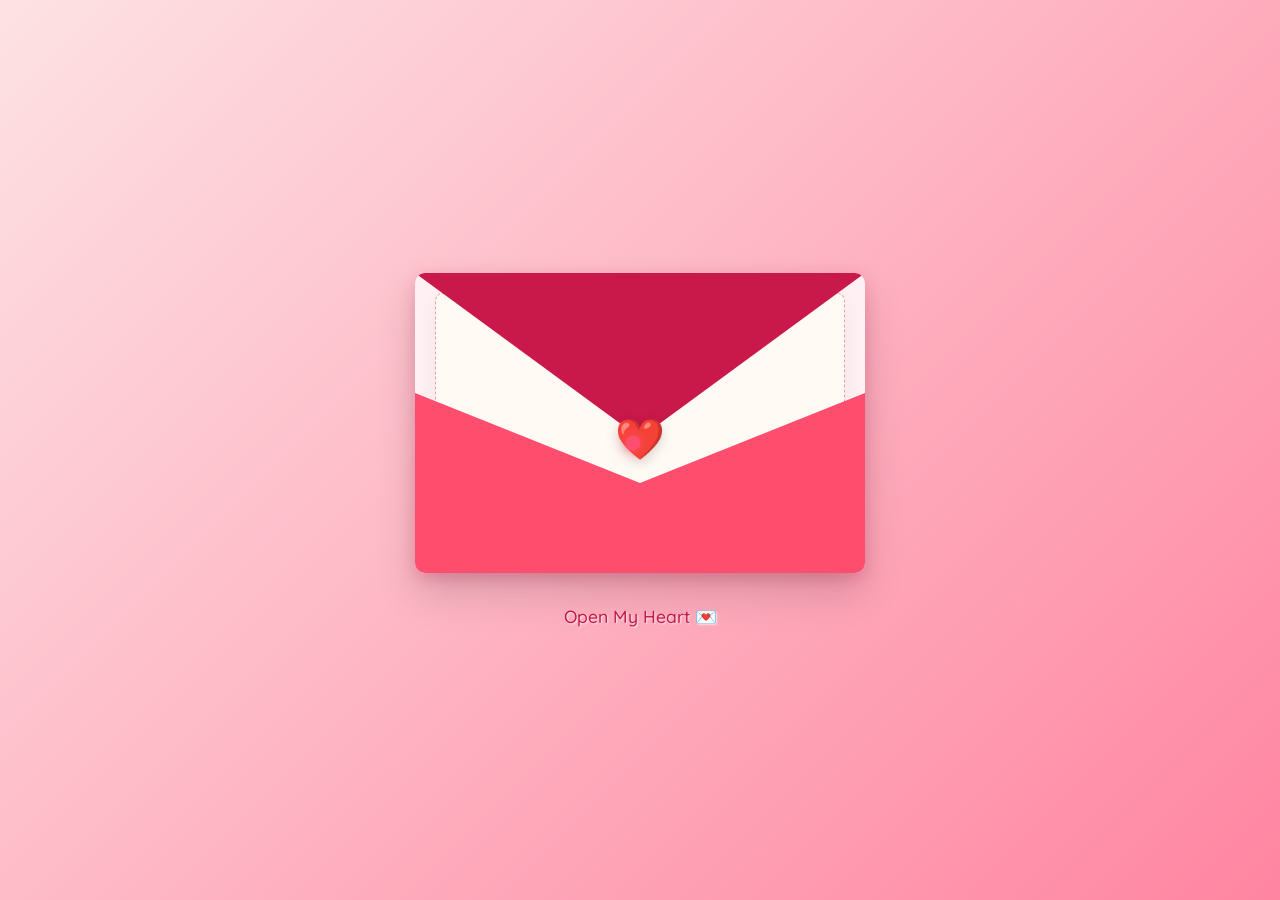
<file: index.html>
<!DOCTYPE html>
<html lang="en">
<head>
    <meta charset="UTF-8">
    <meta name="viewport" content="width=device-width, initial-scale=1.0">
    <title>For My Love 💖</title>
    <script src="https://cdnjs.cloudflare.com/ajax/libs/gsap/3.12.2/gsap.min.js"></script>
    <link rel="stylesheet" href="style.css">
    
</head>
<body>
    <div class="cursor"></div>
    <div class="cursor-trail-container"></div>

    <div class="envelope-wrapper">
        <div class="envelope">
            <div class="envelope-flap"></div>
            <div class="envelope-paper">
                <div class="letter-text">
                    <h1>To My One & Only 💗</h1>
                    <div class="greeting"></div>
                    <button class="cta-button">Click to Enter Our World 💕</button>
                </div>
            </div>
            <div class="envelope-pocket"></div>
            <div class="envelope-heart-seal">❤️</div>
        </div>
        <div class="envelope-hint">Open My Heart 💌</div>
    </div>

    <script src="script.js"></script>
</body>
</html>
</file>
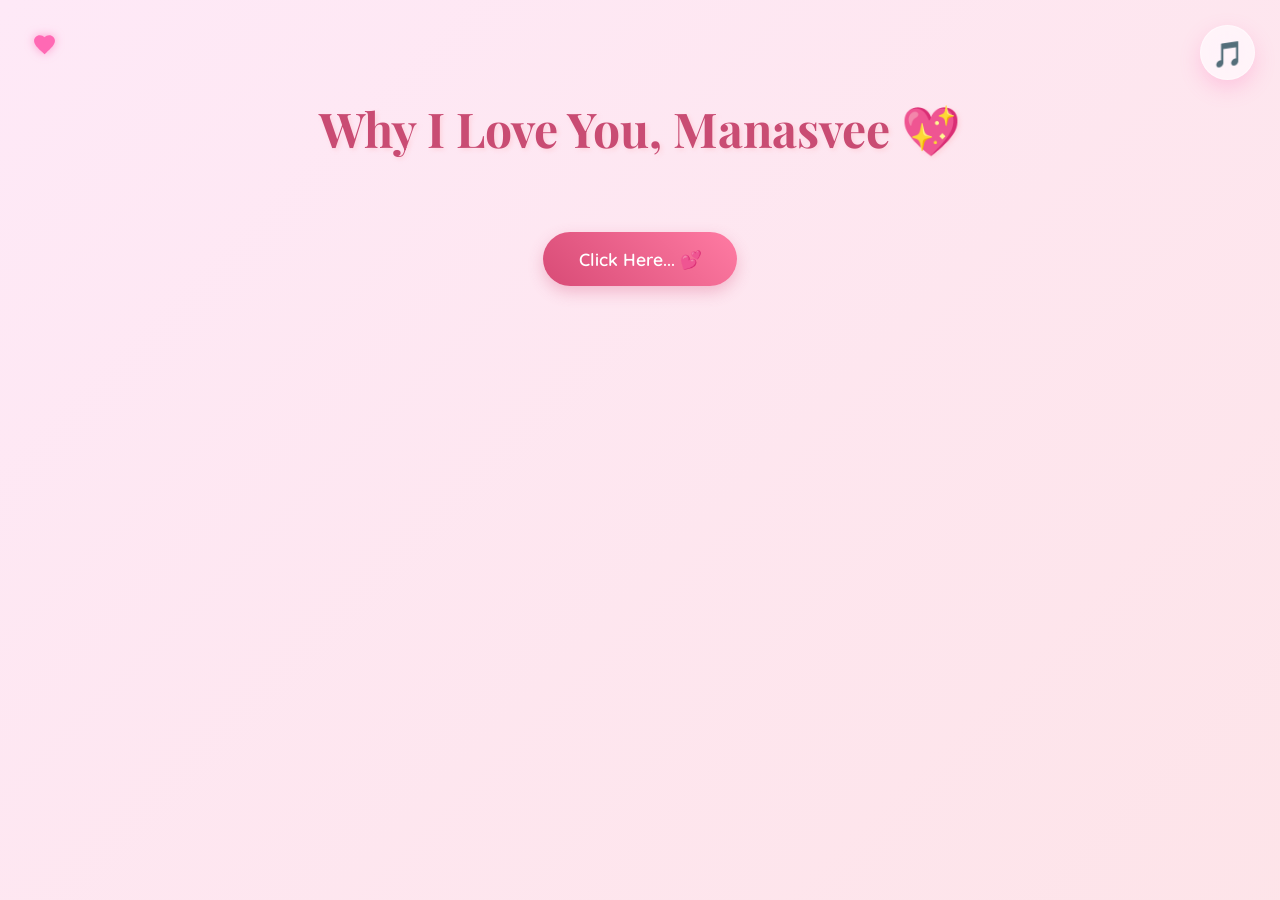
<file: cause.html>
<!DOCTYPE html>
<html lang="en">
<head>
    <meta charset="UTF-8">
    <meta name="viewport" content="width=device-width, initial-scale=1.0">
    <title>Why I Love You! 💖</title>
    <script src="https://cdnjs.cloudflare.com/ajax/libs/gsap/3.12.2/gsap.min.js"></script>
    <link rel="stylesheet" href="./cause.css">
    <style>
       
    </style>
</head>
<body>

    <audio id="bg-music" loop autoplay>
        <source src="a1.mp3" type="audio/mpeg">
    </audio>

    <div class="music-control" id="music-toggle" title="Toggle Music">
        <div class="music-disc">🎵</div>
    </div>

    <div class="custom-cursor">
        <svg viewBox="0 0 24 24">
            <path fill="#ff69b4" d="M12 21.35l-1.45-1.32C5.4 15.36 2 12.28 2 8.5 2 5.42 4.42 3 7.5 3c1.74 0 3.41.81 4.5 2.09C13.09 3.81 14.76 3 16.5 3 19.58 3 22 5.42 22 8.5c0 3.78-3.4 6.86-8.55 11.54L12 21.35z"/>
        </svg>
    </div>
    
    <div class="cursor-trail-container"></div>

    <div class="container">
        <h1>Why I Love You, Manasvee 💖</h1>
        
        <div id="reasons-container"></div>
        
        <button class="shuffle-button">Click Here... 💕</button>
        <div class="reason-counter"></div>

        <div class="ending-section">
            <div class="teddy-hug">
                <img src="./d11.jpeg" alt="Teddy Hug">
            </div>
            <div class="ending-text">I Love You to the Moon and Back! 💖</div>
        </div>
    </div>

    <script src="cause.js"></script>
</body>
</html>
</file>
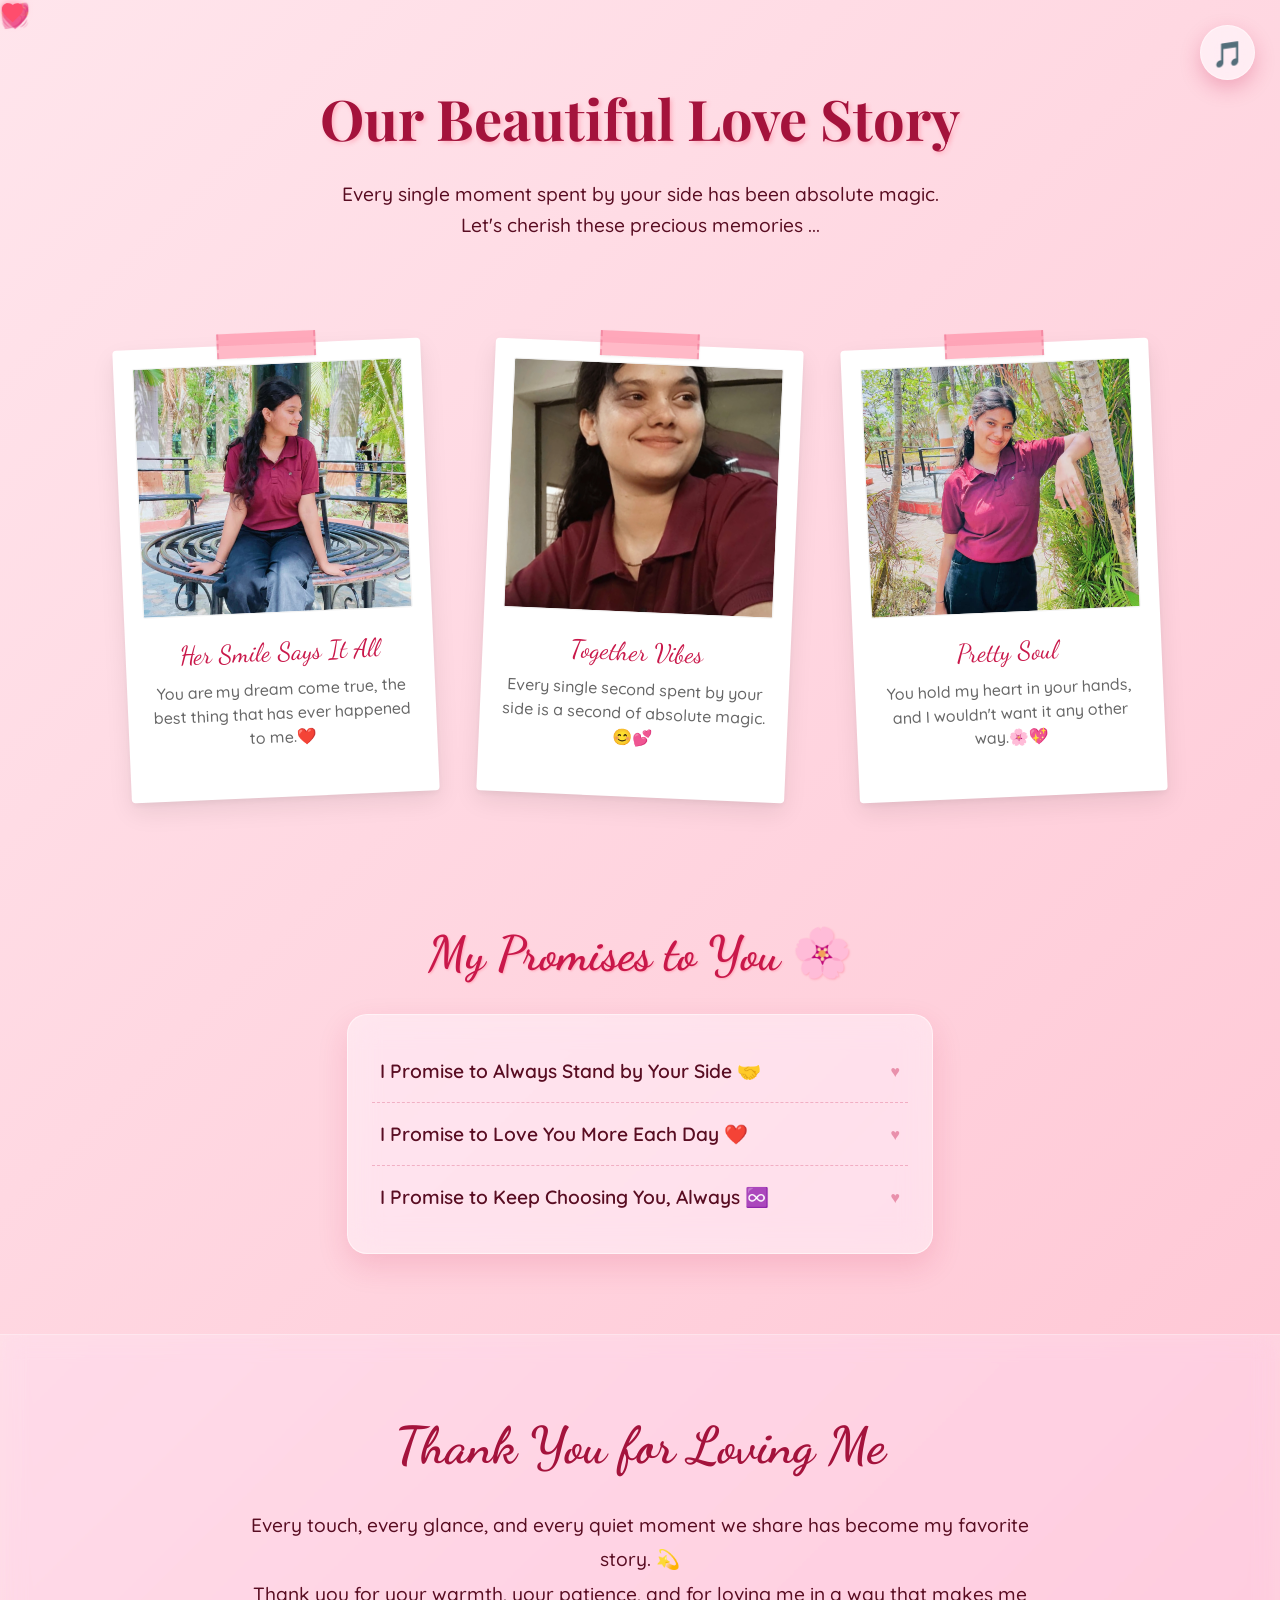
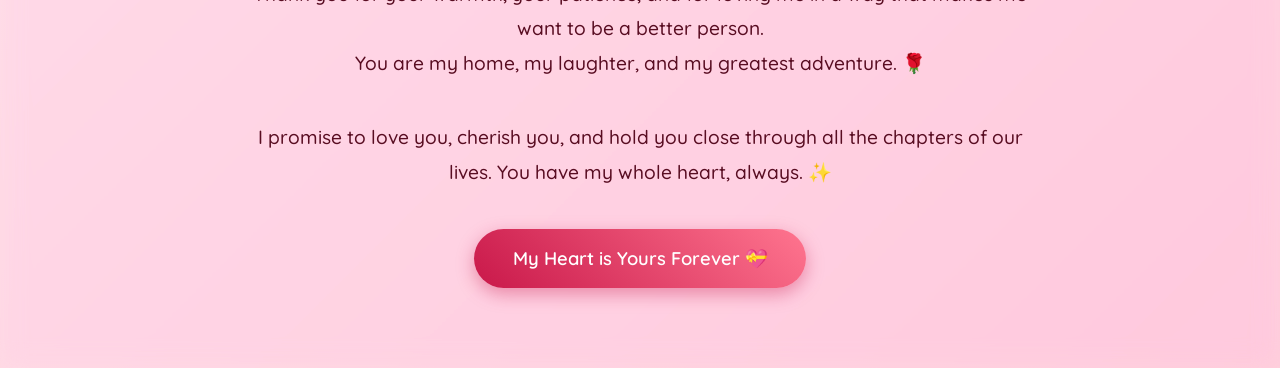
<file: last.html>
<!DOCTYPE html>
<html lang="en">

<head>
    <meta charset="UTF-8">
    <meta name="viewport" content="width=device-width, initial-scale=1.0">
    <title>Our Love Story ✨</title>
    <!-- GSAP CDN -->
    <script src="https://cdnjs.cloudflare.com/ajax/libs/gsap/3.12.2/gsap.min.js"></script>
    <style>
        @import url('https://fonts.googleapis.com/css2?family=Dancing+Script:wght@700&family=Playfair+Display:ital,wght@0,400..900;1,400..900&family=Quicksand:wght@400;500;600;700&display=swap');

        * {
            margin: 0;
            padding: 0;
            box-sizing: border-box;
            cursor: none;
        }

        body {
            min-height: 100vh;
            background: linear-gradient(135deg,
                    #ffe5ec 0%,
                    #ffc2d1 25%,
                    #ffb3c1 50%,
                    #ff85a1 75%,
                    #fde2e4 100%);
            background-size: 400% 400%;
            animation: gradientFlow 15s ease infinite;
            font-family: 'Quicksand', sans-serif;
            overflow-x: hidden;
            color: #4a4a4a;
            position: relative;
        }

        @keyframes gradientFlow {
            0% { background-position: 0% 50%; }
            50% { background-position: 100% 50%; }
            100% { background-position: 0% 50%; }
        }

        /* Hide standard HTML audio controller */
        audio {
            display: none;
        }

        /* Custom Cursor & Trail */
        .custom-cursor {
            width: 25px;
            height: 25px;
            position: fixed;
            pointer-events: none;
            z-index: 10000;
            transition: transform 0.1s ease;
        }

        .custom-cursor svg {
            width: 100%;
            height: 100%;
            filter: drop-shadow(0 0 5px rgba(255, 77, 109, 0.6));
        }

        .cursor-trail-container {
            position: fixed;
            top: 0;
            left: 0;
            width: 100%;
            height: 100%;
            pointer-events: none;
            z-index: 9999;
        }

        .heart-particle {
            position: absolute;
            font-size: 14px;
            pointer-events: none;
            animation: floatParticle 1.5s ease-out forwards;
        }

        @keyframes floatParticle {
            0% {
                transform: translate(0, 0) scale(1) rotate(0deg);
                opacity: 0.8;
            }
            100% {
                transform: translate(var(--dx), var(--dy)) scale(0.2) rotate(var(--rot));
                opacity: 0;
            }
        }

        /* Floating Music Control */
        .music-control {
            position: fixed;
            top: 25px;
            right: 25px;
            width: 55px;
            height: 55px;
            background: rgba(255, 255, 255, 0.6);
            backdrop-filter: blur(12px) saturate(180%);
            -webkit-backdrop-filter: blur(12px) saturate(180%);
            border: 1px solid rgba(255, 255, 255, 0.4);
            border-radius: 50%;
            display: flex;
            align-items: center;
            justify-content: center;
            cursor: pointer;
            z-index: 1000;
            box-shadow: 0 8px 20px rgba(201, 24, 74, 0.25);
            transition: transform 0.3s ease, box-shadow 0.3s;
        }

        .music-control:hover {
            transform: scale(1.1);
            box-shadow: 0 10px 25px rgba(201, 24, 74, 0.4);
        }

        .music-disc {
            font-size: 1.6rem;
            animation: spin 4s linear infinite;
            animation-play-state: running;
        }

        .music-control.paused .music-disc {
            animation-play-state: paused;
        }

        @keyframes spin {
            0% { transform: rotate(0deg); }
            100% { transform: rotate(360deg); }
        }

        /* Floating Hearts Layer */
        .floating-hearts {
            position: fixed;
            width: 100%;
            height: 100%;
            pointer-events: none;
            z-index: 2;
        }

        .heart {
            position: absolute;
            font-size: 1.5rem;
            color: rgba(201, 24, 74, 0.45);
            animation: floatHeart var(--float-duration, 6s) ease-in-out infinite;
            animation-delay: var(--delay, 0s);
        }

        @keyframes floatHeart {
            0% { transform: translate(0, 100vh) rotate(0deg); }
            100% { transform: translate(var(--translate-x, 0), -100vh) rotate(360deg); }
        }

        /* Welcome Section */
        .welcome {
            text-align: center;
            padding: 5rem 2rem 3rem;
            position: relative;
            z-index: 3;
        }

        .welcome h1 {
            font-family: 'Playfair Display', serif;
            font-size: 3.5rem;
            font-weight: 700;
            color: #a4133c;
            text-shadow: 2px 2px 4px rgba(255, 75, 110, 0.3);
            margin-bottom: 1.5rem;
            animation: titleFloat 4s ease-in-out infinite;
        }

        @keyframes titleFloat {
            0%, 100% { transform: translateY(0); }
            50% { transform: translateY(-8px); }
        }

        .welcome p {
            font-size: 1.2rem;
            font-weight: 500;
            max-width: 600px;
            color: #590d22;
            margin: 0.5rem auto;
            line-height: 1.6;
        }

        /* Retro Polaroid Memory Cards */
        .memory-container {
            max-width: 1100px;
            margin: 0 auto;
            padding: 3rem 2rem;
            display: grid;
            grid-template-columns: repeat(auto-fit, minmax(280px, 1fr));
            gap: 3.5rem;
            z-index: 3;
            position: relative;
        }

        .memory-card {
            background: #ffffff;
            border-radius: 4px;
            padding: 1.2rem 1.2rem 3rem 1.2rem; /* Thick bottom border for Polaroid style */
            box-shadow: 0 10px 25px rgba(0, 0, 0, 0.08), 0 3px 6px rgba(0, 0, 0, 0.05);
            transition: transform 0.4s cubic-bezier(0.175, 0.885, 0.32, 1.275), box-shadow 0.4s;
            position: relative;
        }

        /* Polaroid Washi Tape Effect */
        .memory-card::after {
            content: '';
            position: absolute;
            top: -12px;
            left: 50%;
            transform: translateX(-50%);
            width: 95px;
            height: 25px;
            background: rgba(255, 117, 143, 0.5);
            border-left: 2px dashed rgba(201, 24, 74, 0.2);
            border-right: 2px dashed rgba(201, 24, 74, 0.2);
            box-shadow: 0 1px 3px rgba(0,0,0,0.05);
            z-index: 5;
        }

        /* Alternating Polaroid Tilt */
        .memory-card:nth-child(odd) {
            transform: rotate(-2.5deg);
        }

        .memory-card:nth-child(even) {
            transform: rotate(2.5deg);
        }

        .memory-card:hover {
            transform: scale(1.05) rotate(0deg) translateY(-8px) !important;
            box-shadow: 0 20px 40px rgba(201, 24, 74, 0.25);
            z-index: 10;
        }

        .memory-img {
            width: 100%;
            height: 250px;
            object-fit: cover;
            border-radius: 2px;
            margin-bottom: 1.2rem;
            border: 1px solid rgba(0, 0, 0, 0.05);
        }

        .memory-date {
            font-family: 'Dancing Script', cursive;
            color: #c9184a;
            font-size: 1.6rem;
            margin-bottom: 0.6rem;
            text-align: center;
        }

        .memory-caption {
            font-family: 'Quicksand', sans-serif;
            font-size: 1rem;
            font-weight: 500;
            line-height: 1.5;
            color: #666;
            text-align: center;
        }

        /* Interactive Promises Accordion */
        .promises-section {
            max-width: 650px;
            margin: 5rem auto;
            padding: 0 2rem;
            text-align: center;
            position: relative;
            z-index: 3;
        }

        .promises-section h2 {
            font-family: 'Dancing Script', cursive;
            font-size: 3rem;
            color: #c9184a;
            margin-bottom: 2rem;
            text-shadow: 1px 1px 2px rgba(255, 75, 110, 0.3);
        }

        .promises-container {
            background: rgba(255, 255, 255, 0.45);
            backdrop-filter: blur(15px) saturate(180%);
            -webkit-backdrop-filter: blur(15px) saturate(180%);
            border: 1px solid rgba(255, 255, 255, 0.5);
            border-radius: 20px;
            padding: 1.5rem;
            box-shadow: 0 12px 30px rgba(201, 24, 74, 0.15);
            text-align: left;
        }

        .promise-item {
            border-bottom: 1px dashed rgba(201, 24, 74, 0.25);
            padding: 1.2rem 0.5rem;
        }

        .promise-item:last-child {
            border-bottom: none;
        }

        .promise-trigger {
            width: 100%;
            background: none;
            border: none;
            text-align: left;
            font-family: 'Quicksand', sans-serif;
            font-size: 1.2rem;
            font-weight: 600;
            color: #590d22;
            cursor: pointer;
            display: flex;
            justify-content: space-between;
            align-items: center;
            transition: color 0.3s;
        }

        .promise-trigger:hover {
            color: #c9184a;
        }

        .promise-trigger::after {
            content: '♥';
            font-size: 1rem;
            color: rgba(201, 24, 74, 0.4);
            transition: transform 0.3s, color 0.3s;
        }

        .promise-item.active .promise-trigger::after {
            transform: scale(1.3);
            color: #c9184a;
        }

        .promise-content {
            max-height: 0;
            overflow: hidden;
            transition: max-height 0.4s cubic-bezier(0, 1, 0, 1);
        }

        .promise-content p {
            font-family: 'Quicksand', sans-serif;
            font-size: 1.05rem;
            font-weight: 500;
            color: #61565a;
            padding: 0.8rem 0 0;
            line-height: 1.6;
        }

        .promise-item.active .promise-content {
            max-height: 200px;
        }

        /* Final Message Section */
        .final-message {
            text-align: center;
            padding: 5rem 2rem;
            background: rgba(255, 255, 255, 0.25);
            backdrop-filter: blur(12px) saturate(180%);
            -webkit-backdrop-filter: blur(12px) saturate(180%);
            border-top: 1px solid rgba(255, 255, 255, 0.3);
            margin-top: 5rem;
            position: relative;
            z-index: 3;
        }

        .final-message h2 {
            font-family: 'Dancing Script', cursive;
            font-size: 3.2rem;
            color: #a4133c;
            margin-bottom: 2rem;
            animation: heartbeat 2s infinite;
        }

        @keyframes heartbeat {
            0%, 100% { transform: scale(1); }
            50% { transform: scale(1.06); }
        }

        .final-message p {
            font-size: 1.2rem;
            font-weight: 500;
            max-width: 800px;
            margin: 0 auto 2.5rem;
            line-height: 1.8;
            color: #590d22;
        }

        .goodbye-btn {
            display: inline-block;
            padding: 1.1rem 2.4rem;
            font-size: 1.15rem;
            font-family: 'Quicksand', sans-serif;
            font-weight: 600;
            background: linear-gradient(45deg, #c9184a, #ff758f);
            color: white;
            border: none;
            border-radius: 50px;
            cursor: pointer;
            text-decoration: none;
            transition: all 0.3s ease;
            box-shadow: 0 6px 18px rgba(201, 24, 74, 0.4);
            animation: floatBtn 3s infinite ease-in-out;
        }

        .goodbye-btn:hover {
            transform: translateY(-5px) scale(1.05) !important;
            box-shadow: 0 10px 25px rgba(201, 24, 74, 0.6);
        }

        @keyframes floatBtn {
            0%, 100% { transform: translateY(0); }
            50% { transform: translateY(-8px); }
        }

        /* Responsive Design */
        @media (max-width: 768px) {
            .welcome h1 { font-size: 2.5rem; }
            .welcome p { font-size: 1.05rem; }
            .memory-container { grid-template-columns: 1fr; gap: 2.5rem; max-width: 90%; }
            .promises-section h2 { font-size: 2.4rem; }
            .final-message h2 { font-size: 2.5rem; }
            .final-message p { font-size: 1.05rem; }
            .goodbye-btn { padding: 0.9rem 2rem; font-size: 1rem; }
            .music-control { top: 15px; right: 15px; width: 45px; height: 45px; }
            .music-disc { font-size: 1.3rem; }
        }
    </style>
</head>

<body>
    <!-- Background music -->
    <audio id="bg-music" loop autoplay>
        <source src="a1.mp3" type="audio/mpeg">
    </audio>

    <!-- Floating music controller -->
    <div class="music-control" id="music-toggle" title="Toggle Music">
        <div class="music-disc">🎵</div>
    </div>

    <!-- Heart Cursor components -->
    <div class="custom-cursor">
        <svg viewBox="0 0 24 24">
            <path fill="#ff4d6d" d="M12 21.35l-1.45-1.32C5.4 15.36 2 12.28 2 8.5 2 5.42 4.42 3 7.5 3c1.74 0 3.41.81 4.5 2.09C13.09 3.81 14.76 3 16.5 3 19.58 3 22 5.42 22 8.5c0 3.78-3.4 6.86-8.55 11.54L12 21.35z"/>
        </svg>
    </div>
    <div class="cursor-trail-container"></div>

    <div class="floating-hearts">
        <!-- Floating emojis fallback / styling base -->
        <div class="heart" style="--float-duration: 6s; --delay: 0s; --translate-x: 20px;">💝</div>
        <div class="heart" style="--float-duration: 8s; --delay: 1s; --translate-x: -30px;">💖</div>
        <div class="heart" style="--float-duration: 7s; --delay: 2s; --translate-x: 40px;">💗</div>
        <div class="heart" style="--float-duration: 9s; --delay: 3s; --translate-x: -20px;">💓</div>
        <div class="heart" style="--float-duration: 5s; --delay: 4s; --translate-x: 30px;">💕</div>
    </div>

    <section class="welcome">
        <h1>Our Beautiful Love Story</h1>
        <p>Every single moment spent by your side has been absolute magic. Let's cherish these precious memories ...</p>
    </section>

    <div class="memory-container">
        <div class="memory-card">
            <img src="./d11.jpeg" alt="First Date" class="memory-img">
            <div class="memory-date">Her Smile Says It All</div>
            <div class="memory-caption">You are my dream come true, the best thing that has ever happened to me.❤️</div>
        </div>
        <div class="memory-card">
            <img src="./d12.jpeg" alt="Beach Day" class="memory-img">
            <div class="memory-date">Together Vibes</div>
            <div class="memory-caption">Every single second spent by your side is a second of absolute magic.😊💕</div>
        </div>
        <div class="memory-card">
            <img src="./d13.jpeg" alt="Movie Night" class="memory-img">
            <div class="memory-date">Pretty Soul</div>
            <div class="memory-caption">You hold my heart in your hands, and I wouldn't want it any other way.🌸💖</div>
        </div>
    </div>

    <!-- Promises Accordion Section -->
    <section class="promises-section">
        <h2>My Promises to You 🌸</h2>
        <div class="promises-container">
            <div class="promise-item">
                <button class="promise-trigger">I Promise to Always Stand by Your Side 🤝</button>
                <div class="promise-content">
                    <p>No matter where life takes us, I will walk with you hand-in-hand, supporting your dreams and holding you close in every storm. ✨</p>
                </div>
            </div>
            <div class="promise-item">
                <button class="promise-trigger">I Promise to Love You More Each Day ❤️</button>
                <div class="promise-content">
                    <p>I will cherish, respect, and adore you more with every rising sun, giving you all the warmth, patience, and love you deserve. 💖</p>
                </div>
            </div>
            <div class="promise-item">
                <button class="promise-trigger">I Promise to Keep Choosing You, Always ♾️</button>
                <div class="promise-content">
                    <p>In a world full of change, I will choose you today, tomorrow, and for all the days of my life. You are my forever. 💕</p>
                </div>
            </div>
        </div>
    </section>

    <section class="final-message">
        <h2>Thank You for Loving Me</h2>
        <p>Every touch, every glance, and every quiet moment we share has become my favorite story. 💫<br>
            Thank you for your warmth, your patience, and for loving me in a way that makes me want to be a better person.<br>
            You are my home, my laughter, and my greatest adventure. 🌹</p>
        <p>I promise to love you, cherish you, and hold you close through all the chapters of our lives. You have my whole heart, always. ✨</p>
        <a href="#" class="goodbye-btn">My Heart is Yours Forever 💝</a>
    </section>

    <script>
        // Custom Cursor & Trail Control
        const cursor = document.querySelector('.custom-cursor');
        const trailContainer = document.querySelector('.cursor-trail-container');
        const trailSymbols = ['💖', '🌹', '❤️', '💕', '✨', '💍'];

        let lastMove = 0;
        document.addEventListener('mousemove', (e) => {
            gsap.to(cursor, {
                x: e.clientX - 12,
                y: e.clientY - 12,
                duration: 0.1
            });
            
            const now = Date.now();
            if (now - lastMove > 60) {
                lastMove = now;
                createParticle(e.clientX, e.clientY);
            }
        });

        function createParticle(x, y) {
            if (!trailContainer) return;
            const p = document.createElement('div');
            p.className = 'heart-particle';
            p.textContent = trailSymbols[Math.floor(Math.random() * trailSymbols.length)];
            p.style.left = `${x}px`;
            p.style.top = `${y}px`;
            
            const dx = (Math.random() - 0.5) * 100;
            const dy = (Math.random() - 0.5) * 100 - 30;
            const rot = Math.random() * 360;
            
            p.style.setProperty('--dx', `${dx}px`);
            p.style.setProperty('--dy', `${dy}px`);
            p.style.setProperty('--rot', `${rot}deg`);
            
            trailContainer.appendChild(p);
            
            setTimeout(() => {
                p.remove();
            }, 1500);
        }

        // Music Mute/Play Control
        const bgMusic = document.getElementById('bg-music');
        const musicToggle = document.getElementById('music-toggle');

        if (bgMusic && musicToggle) {
            bgMusic.volume = 0.55;
            
            musicToggle.addEventListener('click', (e) => {
                e.stopPropagation();
                if (bgMusic.paused) {
                    bgMusic.play();
                    musicToggle.classList.remove('paused');
                } else {
                    bgMusic.pause();
                    musicToggle.classList.add('paused');
                }
            });

            // Ensure playing states look correct on user click
            document.addEventListener('click', () => {
                if (!bgMusic.paused) {
                    musicToggle.classList.remove('paused');
                }
            }, { once: true });
        }

        // Promises Accordion Interaction
        const accordionItems = document.querySelectorAll('.promise-item');
        accordionItems.forEach(item => {
            const trigger = item.querySelector('.promise-trigger');
            trigger.addEventListener('click', () => {
                // Toggle active class on current item
                const isActive = item.classList.contains('active');
                
                // Close all items
                accordionItems.forEach(i => i.classList.remove('active'));
                
                // If it wasn't active, open it
                if (!isActive) {
                    item.classList.add('active');
                }
            });
        });

        // Polaroid Card entrance animations with GSAP
        window.addEventListener('load', () => {
            gsap.from('.memory-card', {
                opacity: 0,
                y: 50,
                stagger: 0.2,
                duration: 1,
                ease: "back.out"
            });
        });

        // Goodbye button hover effects
        const goodbyeBtn = document.querySelector('.goodbye-btn');
        goodbyeBtn.addEventListener('mouseenter', () => {
            gsap.to(goodbyeBtn, { scale: 1.05, duration: 0.3 });
        });
        goodbyeBtn.addEventListener('mouseleave', () => {
            gsap.to(goodbyeBtn, { scale: 1, duration: 0.3 });
        });
    </script>
</body>

</html>
</file>
<file: style.css>
@import url('https://fonts.googleapis.com/css2?family=Dancing+Script:wght@700&family=Playfair+Display:ital,wght@0,400..900;1,400..900&family=Quicksand:wght@400;500;600;700&display=swap');

* {
    margin: 0;
    padding: 0;
    box-sizing: border-box;
    cursor: none;
}

body {
    min-height: 100vh;
    display: flex;
    flex-direction: column;
    align-items: center;
    justify-content: center;
    background: linear-gradient(-45deg, #ffe5ec, #ffc2d1, #ffb3c1, #ff85a1, #fde2e4);
    background-size: 400% 400%;
    animation: gradientBG 15s ease infinite;
    font-family: 'Quicksand', sans-serif;
    overflow: hidden;
    position: relative;
}

/* Custom Cursor & Trail */
.cursor {
    width: 15px;
    height: 15px;
    background: #ff4d6d;
    border-radius: 50%;
    position: fixed;
    pointer-events: none;
    z-index: 10000;
    box-shadow: 0 0 10px rgba(255, 77, 109, 0.8), 0 0 20px rgba(255, 77, 109, 0.4);
    transform: translate(-50%, -50%);
    transition: width 0.2s, height 0.2s;
}

.cursor-trail-container {
    position: fixed;
    top: 0;
    left: 0;
    width: 100%;
    height: 100%;
    pointer-events: none;
    z-index: 9999;
}

.heart-particle {
    position: absolute;
    font-size: 14px;
    pointer-events: none;
    animation: floatParticle 1.5s ease-out forwards;
}

@keyframes floatParticle {
    0% {
        transform: translate(0, 0) scale(1) rotate(0deg);
        opacity: 0.8;
    }
    100% {
        transform: translate(var(--dx), var(--dy)) scale(0.2) rotate(var(--rot));
        opacity: 0;
    }
}

/* Envelope Container */
.envelope-wrapper {
    position: relative;
    width: 500px;
    height: 380px;
    display: flex;
    flex-direction: column;
    align-items: center;
    justify-content: center;
    perspective: 1000px;
}

.envelope {
    position: relative;
    width: 450px;
    height: 300px;
    background: #fff0f3;
    border-radius: 10px;
    box-shadow: 0 20px 40px rgba(0, 0, 0, 0.15), 0 5px 15px rgba(201, 24, 74, 0.2);
    cursor: pointer;
    transition: transform 0.5s ease;
    transform-style: preserve-3d;
}

.envelope:hover {
    transform: translateY(-5px) rotateX(5deg);
}

.envelope-flap {
    position: absolute;
    top: 0;
    left: 0;
    width: 100%;
    height: 100%;
    background: #c9184a;
    clip-path: polygon(0% 0%, 50% 55%, 100% 0%);
    transform-origin: top;
    z-index: 4;
    transition: transform 0.6s cubic-bezier(0.4, 0, 0.2, 1), z-index 0.6s;
    border-radius: 10px 10px 0 0;
}

.envelope-pocket {
    position: absolute;
    top: 0;
    left: 0;
    width: 100%;
    height: 100%;
    background: #ff4d6d;
    clip-path: polygon(0% 40%, 50% 70%, 100% 40%, 100% 100%, 0% 100%);
    z-index: 3;
    border-radius: 0 0 10px 10px;
}

/* Heart Seal */
.envelope-heart-seal {
    position: absolute;
    top: 55%;
    left: 50%;
    transform: translate(-50%, -50%);
    font-size: 2.5rem;
    z-index: 5;
    transition: transform 0.3s ease, opacity 0.5s ease;
    filter: drop-shadow(0 4px 6px rgba(0,0,0,0.15));
    animation: heartBeat 2s infinite;
}

.envelope-heart-seal:hover {
    transform: translate(-50%, -50%) scale(1.2);
}

@keyframes heartBeat {
    0%, 100% { transform: translate(-50%, -50%) scale(1); }
    50% { transform: translate(-50%, -50%) scale(1.1); }
}

/* Letter Paper */
.envelope-paper {
    position: absolute;
    bottom: 10px;
    left: 20px;
    width: 410px;
    height: 270px;
    background: #fffaf4;
    border-radius: 8px;
    padding: 2rem 1.5rem;
    box-shadow: 0 10px 20px rgba(0, 0, 0, 0.05);
    z-index: 2;
    transition: transform 0.8s cubic-bezier(0.4, 0, 0.2, 1);
    transform: translateY(0);
    display: flex;
    flex-direction: column;
    align-items: center;
    justify-content: center;
    border: 1px dashed rgba(201, 24, 74, 0.4);
}

.letter-text {
    width: 100%;
    text-align: center;
    opacity: 0;
    transition: opacity 0.5s ease;
}

/* Typography & Interactive Content */
h1 {
    font-family: 'Playfair Display', serif;
    font-size: 2.2rem;
    font-weight: 700;
    color: #a4133c;
    text-shadow: 1px 1px 2px rgba(255, 75, 110, 0.3);
    margin-bottom: 1rem;
}

.greeting {
    font-family: 'Dancing Script', cursive;
    font-size: 1.5rem;
    color: #590d22;
    margin-bottom: 1.5rem;
    min-height: 3rem;
    line-height: 1.4;
}

.cta-button {
    padding: 0.8rem 1.8rem;
    font-size: 1rem;
    font-family: 'Quicksand', sans-serif;
    font-weight: 600;
    background: linear-gradient(45deg, #c9184a, #ff758f);
    border: none;
    border-radius: 50px;
    color: white;
    cursor: pointer;
    box-shadow: 0 6px 15px rgba(201, 24, 74, 0.4);
    transition: transform 0.3s, box-shadow 0.3s, background 0.3s;
    opacity: 0;
    transform: translateY(20px);
}

.cta-button:hover {
    transform: translateY(-2px) scale(1.05) !important;
    box-shadow: 0 10px 20px rgba(216, 75, 118, 0.6);
}

/* Hint Text */
.envelope-hint {
    margin-top: 2rem;
    font-size: 1.1rem;
    font-weight: 500;
    color: #c9184a;
    animation: floatHint 3s ease-in-out infinite;
    text-shadow: 1px 1px 2px rgba(255, 255, 255, 0.8);
}

@keyframes floatHint {
    0%, 100% { transform: translateY(0); }
    50% { transform: translateY(-8px); }
}

/* Envelope Open State styles handled via JS class adding */
.envelope.open .envelope-flap {
    transform: rotateX(180deg);
    z-index: 1;
}

.envelope.open .envelope-paper {
    transform: translateY(-135px);
    z-index: 5;
    box-shadow: 0 15px 30px rgba(0, 0, 0, 0.15);
}

.envelope.open .envelope-heart-seal {
    opacity: 0;
    pointer-events: none;
    transform: translate(-50%, -50%) scale(0);
}

/* Global animations */
@keyframes gradientBG {
    0% { background-position: 0% 50%; }
    50% { background-position: 100% 50%; }
    100% { background-position: 0% 50%; }
}

@media (max-width: 768px) {
    .envelope-wrapper {
        width: 320px;
        height: 250px;
    }
    .envelope {
        width: 290px;
        height: 200px;
    }
    .envelope-paper {
        width: 260px;
        height: 180px;
        padding: 1rem;
    }
    .envelope-flap {
        clip-path: polygon(0% 0%, 50% 50%, 100% 0%);
    }
    .envelope-pocket {
        clip-path: polygon(0% 40%, 50% 70%, 100% 40%, 100% 100%, 0% 100%);
    }
    .envelope.open .envelope-paper {
        transform: translateY(-100px);
    }
    h1 {
        font-size: 1.4rem;
    }
    .greeting {
        font-size: 1.1rem;
        min-height: 2.2rem;
    }
    .cta-button {
        padding: 0.6rem 1.2rem;
        font-size: 0.8rem;
    }
}
</file>
<file: cause.css>
@import url('https://fonts.googleapis.com/css2?family=Dancing+Script:wght@700&family=Playfair+Display:ital,wght@0,400..900;1,400..900&family=Quicksand:wght@400;500;600;700&display=swap');

* {
    margin: 0;
    padding: 0;
    box-sizing: border-box;
    cursor: none;
}

body {
    min-height: 100vh;
    background: linear-gradient(-45deg, #ffe5ec, #fff0f5, #fde2e4, #fee9f7);
    background-size: 400% 400%;
    animation: gradientBG 15s ease infinite;
    font-family: 'Quicksand', sans-serif;
    overflow-x: hidden;
    padding: 2rem;
    position: relative;
}

/* Hide standard HTML audio controller */
audio {
    display: none;
}

/* Custom Cursor & Trail */
.custom-cursor {
    width: 25px;
    height: 25px;
    position: fixed;
    pointer-events: none;
    z-index: 10000;
    transition: transform 0.1s ease;
}

.custom-cursor svg {
    width: 100%;
    height: 100%;
    filter: drop-shadow(0 0 5px rgba(255, 105, 180, 0.6));
}

.cursor-trail-container {
    position: fixed;
    top: 0;
    left: 0;
    width: 100%;
    height: 100%;
    pointer-events: none;
    z-index: 9999;
}

.heart-particle {
    position: absolute;
    font-size: 14px;
    pointer-events: none;
    animation: floatParticle 1.5s ease-out forwards;
}

@keyframes floatParticle {
    0% {
        transform: translate(0, 0) scale(1) rotate(0deg);
        opacity: 0.8;
    }
    100% {
        transform: translate(var(--dx), var(--dy)) scale(0.2) rotate(var(--rot));
        opacity: 0;
    }
}

/* Floating Music Control */
.music-control {
    position: fixed;
    top: 25px;
    right: 25px;
    width: 55px;
    height: 55px;
    background: rgba(255, 255, 255, 0.6);
    backdrop-filter: blur(12px) saturate(180%);
    -webkit-backdrop-filter: blur(12px) saturate(180%);
    border: 1px solid rgba(255, 255, 255, 0.4);
    border-radius: 50%;
    display: flex;
    align-items: center;
    justify-content: center;
    cursor: pointer;
    z-index: 1000;
    box-shadow: 0 8px 20px rgba(255, 105, 180, 0.25);
    transition: transform 0.3s ease, box-shadow 0.3s;
}

.music-control:hover {
    transform: scale(1.1);
    box-shadow: 0 10px 25px rgba(255, 105, 180, 0.4);
}

.music-disc {
    font-size: 1.6rem;
    animation: spin 4s linear infinite;
    animation-play-state: running;
}

.music-control.paused .music-disc {
    animation-play-state: paused;
}

@keyframes spin {
    0% { transform: rotate(0deg); }
    100% { transform: rotate(360deg); }
}

/* Main Content Styles */
.container {
    max-width: 800px;
    margin: 4rem auto 0;
    text-align: center;
    position: relative;
    z-index: 1;
}

h1 {
    font-family: 'Playfair Display', serif;
    font-size: 3rem;
    font-weight: 700;
    color: #c94c73;
    text-shadow: 2px 2px 4px rgba(255, 182, 193, 0.4);
    margin-bottom: 2.5rem;
    animation: floatingTitle 4s ease-in-out infinite;
}

@keyframes floatingTitle {
    0%, 100% { transform: translateY(0); }
    50% { transform: translateY(-10px); }
}

/* Glassmorphism Reason Card */
.reason-card {
    background: rgba(255, 255, 255, 0.45);
    backdrop-filter: blur(15px) saturate(180%);
    -webkit-backdrop-filter: blur(15px) saturate(180%);
    border: 1px solid rgba(255, 255, 255, 0.5);
    border-radius: 20px;
    padding: 2.5rem;
    margin: 2rem auto;
    max-width: 550px;
    box-shadow: 0 12px 30px rgba(255, 105, 180, 0.15);
    transition: transform 0.4s cubic-bezier(0.175, 0.885, 0.32, 1.275), box-shadow 0.4s;
    cursor: pointer;
    position: relative;
    overflow: hidden;
}

.reason-card:hover {
    transform: translateY(-8px) scale(1.02);
    box-shadow: 0 16px 35px rgba(255, 105, 180, 0.25);
}

.reason-text {
    font-family: 'Quicksand', sans-serif;
    font-size: 1.3rem;
    font-weight: 500;
    line-height: 1.6;
    color: #7d354f;
    position: relative;
    z-index: 2;
}

.gif-overlay {
    position: absolute;
    top: 0;
    left: 0;
    width: 100%;
    height: 100%;
    background: rgba(255, 255, 255, 0.96);
    display: flex;
    align-items: center;
    justify-content: center;
    opacity: 0;
    transition: opacity 0.4s ease;
    z-index: 1;
}

.gif-overlay img {
    max-width: 90%;
    max-height: 90%;
    border-radius: 12px;
    box-shadow: 0 5px 15px rgba(0, 0, 0, 0.05);
}

.reason-card:hover .gif-overlay {
    opacity: 1;
}

/* Sleek Shuffle Button */
.shuffle-button {
    background: linear-gradient(45deg, #d84b76, #ff7ba3);
    border: none;
    border-radius: 50px;
    padding: 1rem 2.2rem;
    font-size: 1.1rem;
    font-family: 'Quicksand', sans-serif;
    font-weight: 600;
    color: white;
    margin: 2rem 0;
    cursor: pointer;
    box-shadow: 0 6px 15px rgba(216, 75, 118, 0.3);
    transition: transform 0.3s ease, box-shadow 0.3s ease, background 0.3s;
}

.shuffle-button:hover {
    transform: scale(1.08) translateY(-2px);
    box-shadow: 0 10px 25px rgba(216, 75, 118, 0.5);
}

.shuffle-button.story-mode {
    background: linear-gradient(45deg, #8a4bff, #ff4be6);
    box-shadow: 0 6px 15px rgba(138, 75, 255, 0.3);
}

.shuffle-button.story-mode:hover {
    transform: scale(1.1) translateY(-2px);
    box-shadow: 0 10px 25px rgba(138, 75, 255, 0.5);
}

.reason-counter {
    font-family: 'Dancing Script', cursive;
    font-size: 1.5rem;
    color: #c94c73;
    margin-top: 1rem;
    opacity: 0.8;
}

/* Background floating elements animation */
.floating {
    position: fixed;
    pointer-events: none;
    animation: floatAnim 4s ease-in-out infinite;
}

@keyframes floatAnim {
    0%, 100% { transform: translateY(0) rotate(0deg); }
    50% { transform: translateY(-15px) rotate(15deg); }
}

/* Ending Section styling */
.ending-section {
    margin-top: 4rem;
    padding: 2rem;
    display: flex;
    flex-direction: column;
    align-items: center;
}

.ending-text {
    font-family: 'Dancing Script', cursive;
    font-size: 2.5rem;
    color: #c94c73;
    margin-top: 1.5rem;
    opacity: 0;
    transform: translateY(20px);
}

.teddy-hug {
    width: 220px;
    border-radius: 20px;
    overflow: hidden;
    box-shadow: 0 10px 25px rgba(0, 0, 0, 0.08);
    border: 5px solid white;
    transform: scale(0) rotate(-5deg);
    transition: transform 0.8s cubic-bezier(0.175, 0.885, 0.32, 1.275);
}

.teddy-hug img {
    width: 100%;
    display: block;
}

@keyframes gradientBG {
    0% { background-position: 0% 50%; }
    50% { background-position: 100% 50%; }
    100% { background-position: 0% 50%; }
}

@media (max-width: 768px) {
    h1 { font-size: 2.2rem; }
    .reason-card { padding: 1.5rem; max-width: 90%; }
    .reason-text { font-size: 1.1rem; }
    .shuffle-button { padding: 0.8rem 1.8rem; font-size: 1rem; }
    .music-control { top: 15px; right: 15px; width: 45px; height: 45px; }
    .music-disc { font-size: 1.3rem; }
}
</file>
